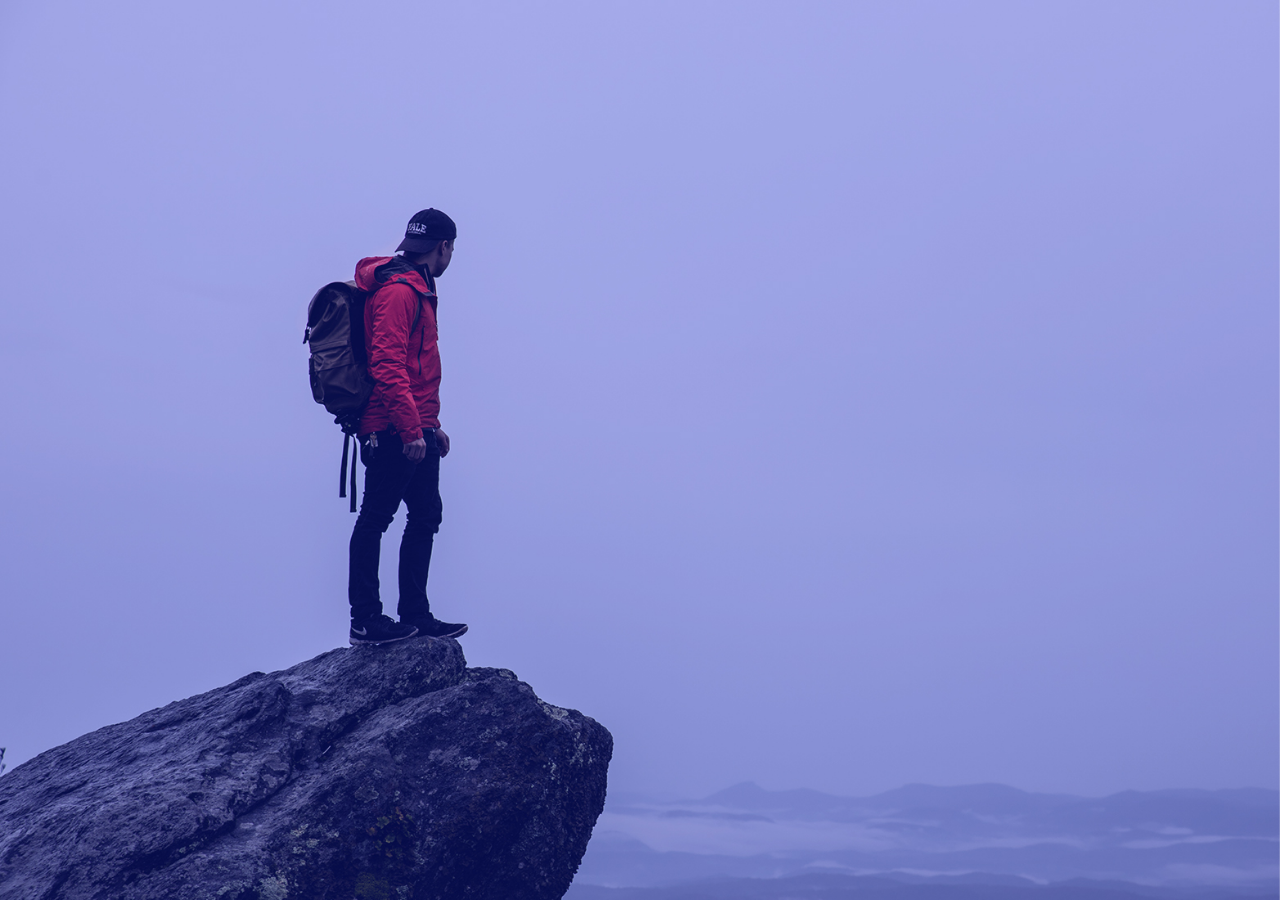
<file: src/main/resources/templates/index.html>
<!doctype html>

<html xmlns:th="http://www.thymeleaf.org">

    <head>
        <!-- META -->
        <meta charset="utf-8">
        <meta name="robots" content="noodp">
        <meta name="viewport" content="width=device-width, initial-scale=1, maximum-scale=1, user-scalable=no">
       
        <!-- PAGE TITLE -->
        <title>MemoryShots</title>
              
        <!-- Icon Font Stylesheet -->
        <link href="https://cdnjs.cloudflare.com/ajax/libs/font-awesome/5.10.0/css/all.min.css" rel="stylesheet">
        <link href="https://cdn.jsdelivr.net/npm/bootstrap-icons@1.4.1/font/bootstrap-icons.css" rel="stylesheet">

        <!-- FONTS -->
        <link href="https://fonts.googleapis.com/css?family=Poppins:300,400,500,600,700&amp;subset=latin-ext" rel="stylesheet">
       
        <!-- STYLESHEETS -->
        <link rel="stylesheet" type="text/css" href="../static/assets/css/plugins.css" th:href="@{/static/assets/css/plugins.css}">
        <link rel="stylesheet" type="text/css" href="../static/assets/css/main.css" th:href="@{/static/assets/css/main.css}">
        <!-- Favicon -->
        <link href="../static/img/favicon.png" rel="icon" th:href="@{/static/img/favicon.png}">


    </head>

    <body>
        <!-- PRELOADER -->
        <div class="preloader">
            <div class="spinner"></div>
        </div>
        <!-- /PRELOADER -->
        
        <!-- IMAGE CONTAINER -->
        <div class="image-container">
            <div class="background-img"></div>
        </div>
        <!-- /IMAGE CONTAINER -->

        <!-- CONTENT AREA -->
        <div class="content-area">

            <!-- CONTENT AREA INNER --> 
            <div class="content-area-inner">

                <!-- INTRO -->
                <section id="intro">

                    <!-- CONTAINER MID -->
                    <div class="container-mid">
                       
                        <!-- ANIMATION CONTAINER -->
                        <div class="animation-container animation-fade-right" data-animation-delay="0">
                            <h1>MemoryShots</h1>
                        </div>
                        <!-- /ANIMATION CONTAINER -->
                        
                        <!-- ANIMATION CONTAINER -->
                        <div class="animation-container animation-fade-right" data-animation-delay="200">
                        
                            <a href="/MemoryShots/signIn">Login..<div class="circle"><i class="bi bi-arrow-left"></i><i class="bi bi-arrow-left"></i></div></a>
                        </div>
                        <!-- /ANIMATION CONTAINER -->

                    </div>
                    <!-- /CONTAINER MID -->

                </section>
                <!-- /INTRO -->

            </div>
            <!-- /CONTENT AREA INNER -->

        </div>
        <!-- /CONTENT AREA -->

        <!-- JAVASCRIPTS -->
        <script type="text/javascript" src="../static/assets/js/plugins.js" th:href="@{/static/assets/js/plugins.js}"></script>
        <script type="text/javascript" src="../static/assets/js/main.js" th:href="@{/static/assets/js/main.js}"></script>
    </body> 

</html>
</file>
